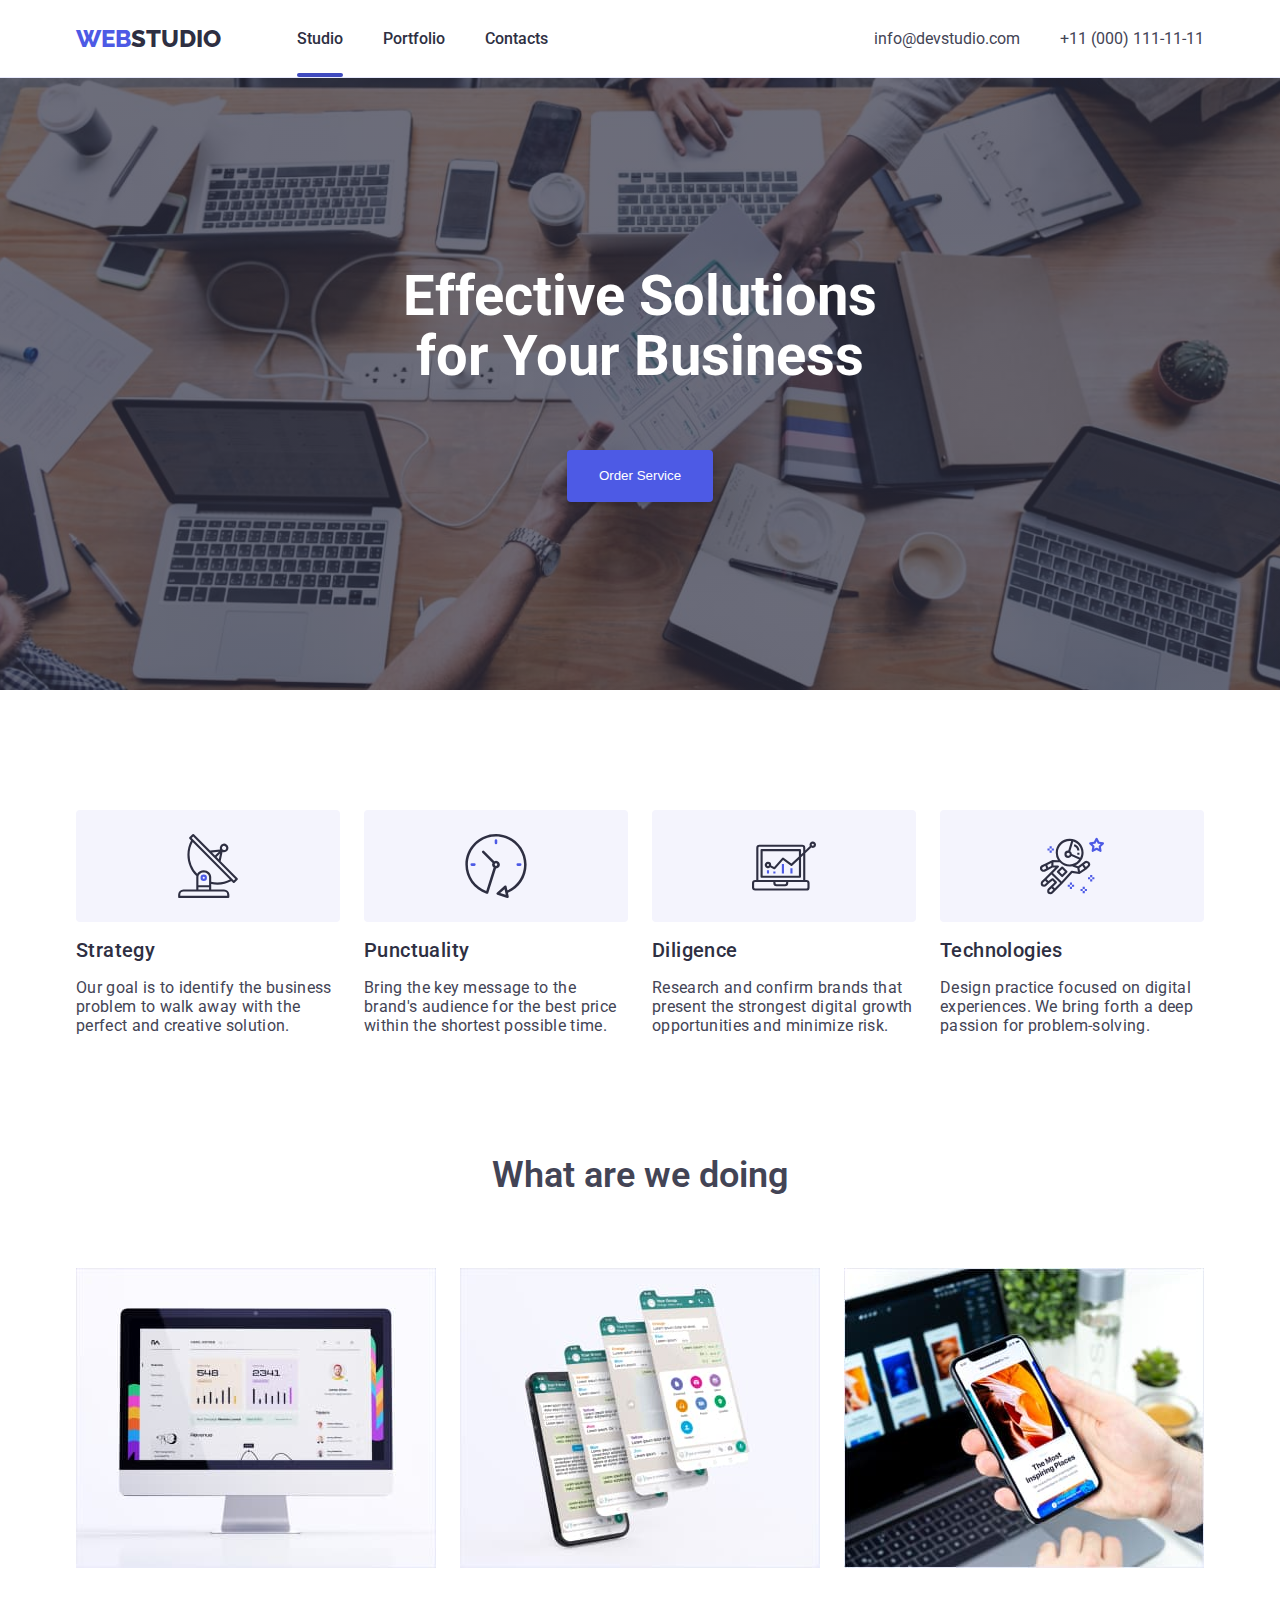
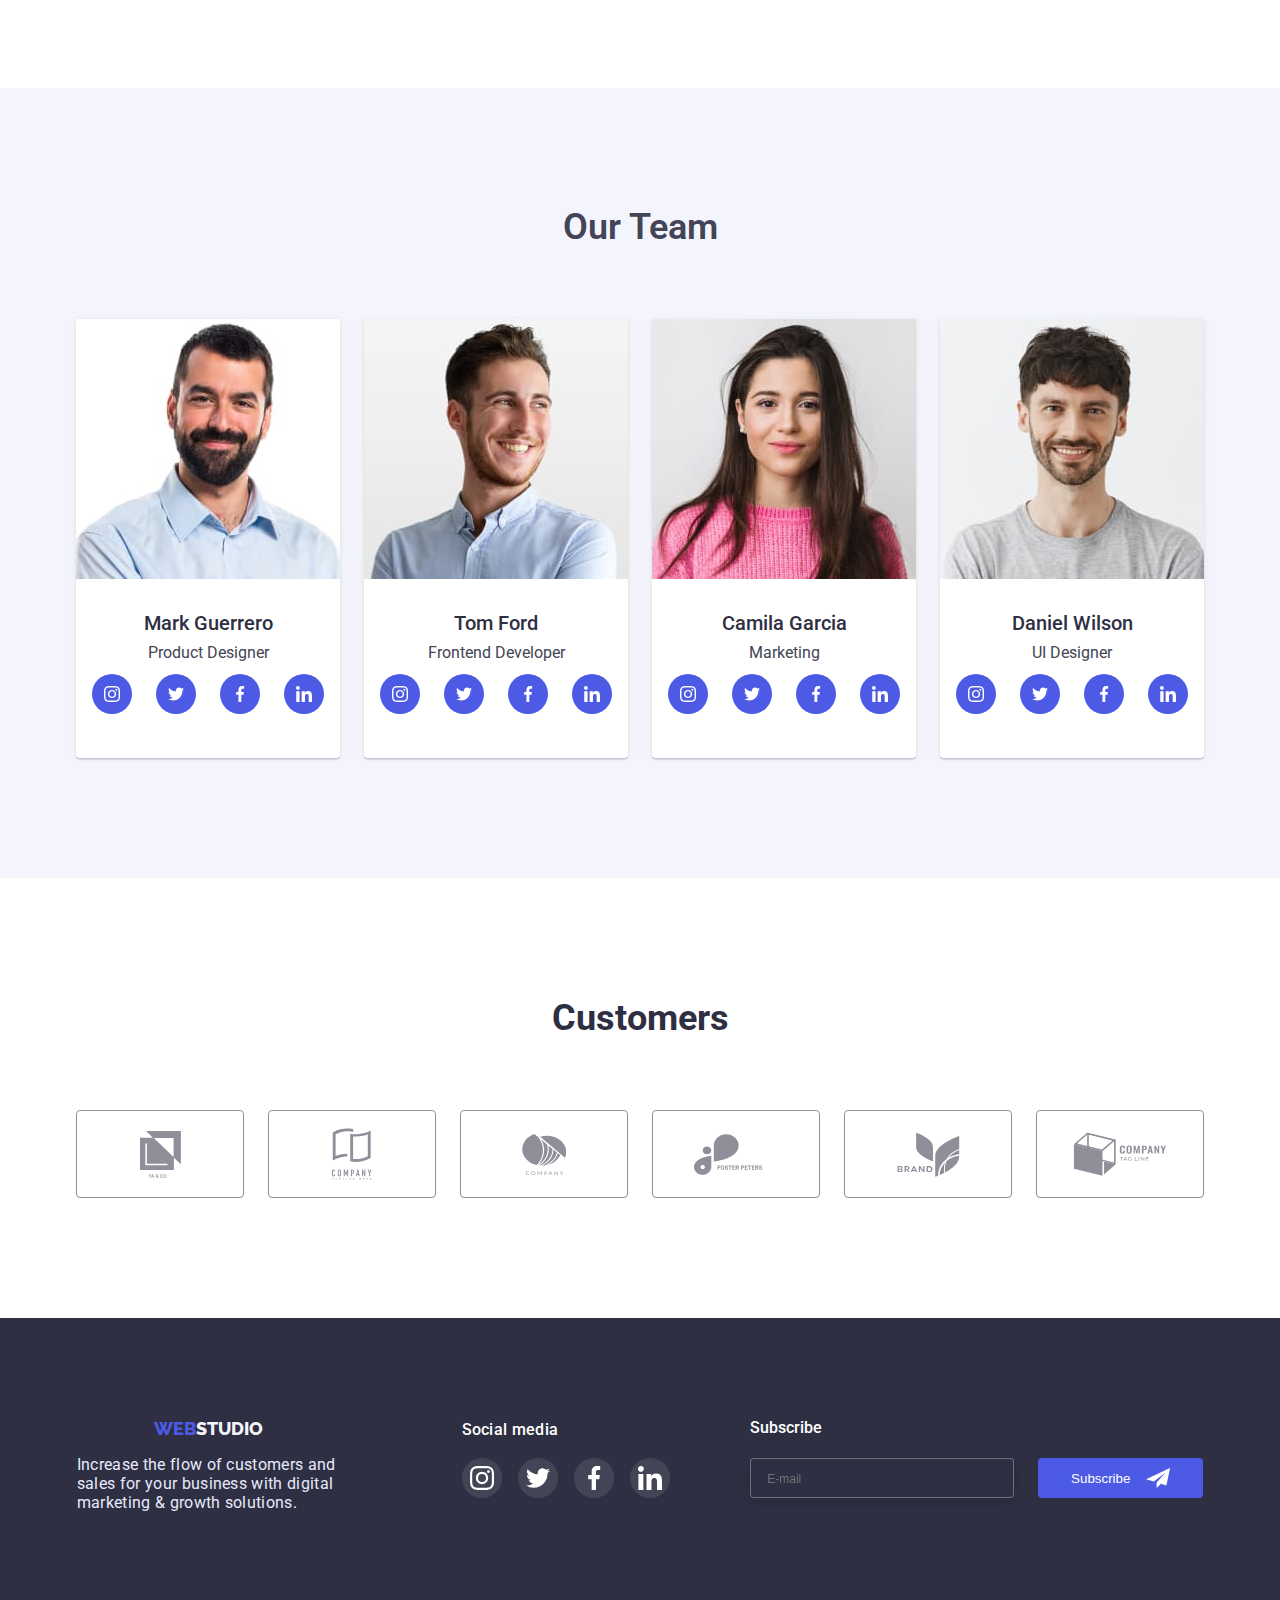
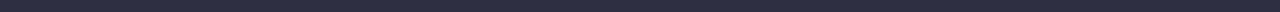
<file: index.html>
<!DOCTYPE html>
<html lang="en">
  <head>
    <meta charset="UTF-8" />
    <meta http-equiv="X-UA-Compatible" content="IE=edge" />
    <meta name="viewport" content="width=device-width, initial-scale=1.0" />
    <title>Web Studio</title>
    <link rel="preconnect" href="https://fonts.googleapis.com" />
    <link rel="preconnect" href="https://fonts.gstatic.com" crossorigin />
    <link
      href="https://fonts.googleapis.com/css2?family=Raleway:wght@800&family=Roboto:wght@400;500;700&display=swap"
      rel="stylesheet"
    />
    <link
      rel="stylesheet"
      href="https://cdnjs.cloudflare.com/ajax/libs/modern-normalize/1.1.0/modern-normalize.min.css"
      integrity="sha512-wpPYUAdjBVSE4KJnH1VR1HeZfpl1ub8YT/NKx4PuQ5NmX2tKuGu6U/JRp5y+Y8XG2tV+wKQpNHVUX03MfMFn9Q=="
      crossorigin="anonymous"
      referrerpolicy="no-referrer"
    />
    <link rel="stylesheet" href="./css/styles.css" />
    <link rel="stylesheet" href="./css/desktop.css" />
    <link rel="stylesheet" href="./css/tablet.css" />
    <link rel="stylesheet" href="./css/mobile.css" />
  </head>
  <body>
    <header>
      <div class="container">
        <nav class="header-navigation">
          <a href="./index.html" class="header-logo"><span>WEB</span>STUDIO</a>
          <ul class="header-list">
            <li class="header-item">
              <a class="header-link current" href="./index.html">Studio</a>
            </li>
            <li class="header-item">
              <a class="header-link" href="./portfolio.html">Portfolio</a>
            </li>
            <li class="header-item">
              <a class="header-link" href="">Contacts</a>
            </li>
          </ul>
        </nav>
        <div class="header-contacts">
          <ul class="header-contacts-list">
            <li class="header-mail">
              <a href="mailto:info@devstudio.com">info@devstudio.com</a>
            </li>
            <li class="header-tel">
              <a href="tel:+110001111111">+11 (000) 111-11-11</a>
            </li>
          </ul>
        </div>
        <button type="button" class="menu-btn" data-menu-open>
          <svg class="open-menu-icon" width="32px" height="22px">
            <use href="./images/icons.svg#icon-menu-btn"></use>
          </svg>
        </button>
      </div>
      <div class="mob-menu is-hidden" data-menu>
        <button type="button" class="menu-closer-btn" data-menu-close>
          <a href="">
            <svg class="closer-menu-icon" height="8px" width="8px">
              <use href="./images/icons.svg#icon-vector"></use>
            </svg>
          </a>
        </button>
        <div class="mob-menu-top">
          <nav>
            <ul class="mob-menu-list">
              <li class="mob-menu-item">
                <a class="mob-menu-link current" href="./index.html">Studio</a>
              </li>
              <li class="mob-menu-item">
                <a class="mob-menu-link" href="./portfolio.html">Portfolio</a>
              </li>
              <li class="mob-menu-item">
                <a class="mob-menu-link" href="">Contacts</a>
              </li>
            </ul>
          </nav>
        </div>
        <div class="mob-menu-bottom">
          <ul class="mob-menu-contacts">
            <li class="mob-menu-tel">
              <a href="tel:+110001111111">+11 (000) 111-11-11</a>
            </li>
            <li class="mob-menu-mail">
              <a href="mailto:info@devstudio.com">info@devstudio.com</a>
            </li>
          </ul>
          <ul class="mms-list">
            <li class="mms-item">
              <a href="" class="mms-link">
                <svg class="mms-svg" height="40px" width="40">
                  <use href="./images/icons.svg#icon-instagram"></use>
                </svg>
              </a>
            </li>
            <li class="mms-item">
              <a href="" class="mms-link">
                <svg class="mms-svg" height="40px" width="40">
                  <use href="./images/icons.svg#icon-twitter"></use>
                </svg>
              </a>
            </li>
            <li class="mms-item">
              <a href="" class="mms-link">
                <svg class="mms-svg" height="40px" width="40">
                  <use href="./images/icons.svg#icon-facebook"></use>
                </svg>
              </a>
            </li>
            <li class="mms-item">
              <a href="" class="mms-link">
                <svg class="mms-svg" height="40px" width="40">
                  <use href="./images/icons.svg#icon-linkedin"></use>
                </svg>
              </a>
            </li>
          </ul>
        </div>
      </div>
    </header>
    <main>
      <section class="hero-section">
        <div class="container">
          <h1 class="hero-header">
            Effective Solutions <br />
            for Your Business
          </h1>
          <button type="button" class="hero-btn" data-modal-open>Order Service</button>
        </div>
      </section>
      <section class="benefits-section">
        <div class="container">
          <h2 class="benefits">Our Benefits</h2>
          <ul class="benefits-list">
            <li>
              <svg class="benefits-icon">
                <use href="./images/icons.svg#icon-antenna" width="64px" height="64px"></use>
              </svg>
              <h3 class="benefits-header">Strategy</h3>
              <p class="benefits-text">
                Our goal is to identify the business problem to walk away with the perfect and
                creative solution.
              </p>
            </li>
            <li>
              <svg class="benefits-icon">
                <use href="./images/icons.svg#icon-clock" width="64px" height="64px"></use>
              </svg>
              <h3 class="benefits-header">Punctuality</h3>
              <p class="benefits-text">
                Bring the key message to the brand's audience for the best price within the shortest
                possible time.
              </p>
            </li>
            <li>
              <svg class="benefits-icon">
                <use href="./images/icons.svg#icon-diagram" width="64px" height="64px"></use>
              </svg>
              <h3 class="benefits-header">Diligence</h3>
              <p class="benefits-text">
                Research and confirm brands that present the strongest digital growth opportunities
                and minimize risk.
              </p>
            </li>
            <li>
              <svg class="benefits-icon">
                <use href="./images/icons.svg#icon-astronaut" width="64px" height="64px"></use>
              </svg>
              <h3 class="benefits-header">Technologies</h3>
              <p class="benefits-text">
                Design practice focused on digital experiences. We bring forth a deep passion for
                problem-solving.
              </p>
            </li>
          </ul>
        </div>
      </section>
      <section class="examples-section">
        <div class="container">
          <h2 class="examples">What are we doing</h2>
          <ul class="examples-img">
            <li>
              <img src="./images/1.jpg" alt="PC" width="360" height="300" class="examples-image" />
            </li>
            <li>
              <img
                src="./images/2.jpg"
                alt="Phone"
                width="360"
                height="300"
                class="examples-image"
              />
            </li>
            <li>
              <img
                src="./images/3.jpg"
                alt="Phone"
                width="360"
                height="300"
                class="examples-image"
              />
            </li>
          </ul>
        </div>
      </section>
      <section class="team-section">
        <div class="container">
          <h2 class="team">Our Team</h2>
          <ul class="team-cards">
            <li class="team-card">
              <img
                src="./images/team1.jpg"
                alt="Product Designer"
                width="264"
                height="260"
                class="team-image"
              />
              <div class="team-text-div">
                <h3 class="team-name">Mark Guerrero</h3>
                <p class="team-text">Product Designer</p>
                <ul class="team-soc-list">
                  <li class="team-soc-item">
                    <a href="" class="team-soc-link">
                      <svg class="team-soc-icon" height="16px" ;, width="16px" ;>
                        <use href="./images/icons.svg#icon-instagram"></use>
                      </svg>
                    </a>
                  </li>
                  <li class="team-soc-item">
                    <a href="" class="team-soc-link"
                      ><svg class="team-soc-icon" height="16px" ;, width="16px" ;>
                        <use href="./images/icons.svg#icon-twitter"></use></svg
                    ></a>
                  </li>
                  <li class="team-soc-item">
                    <a href="" class="team-soc-link"
                      ><svg class="team-soc-icon" height="16px" ;, width="16px" ;>
                        <use href="./images/icons.svg#icon-facebook"></use></svg
                    ></a>
                  </li>
                  <li class="team-soc-item">
                    <a href="" class="team-soc-link"
                      ><svg class="team-soc-icon" height="16px" ;, width="16px" ;>
                        <use href="./images/icons.svg#icon-linkedin"></use></svg
                    ></a>
                  </li>
                </ul>
              </div>
            </li>
            <li class="team-card">
              <img
                src="./images/team2.jpg"
                alt="Frontend Developer"
                width="264"
                height="260"
                class="team-image"
              />
              <div class="team-text-div">
                <h3 class="team-name">Tom Ford</h3>
                <p class="team-text">Frontend Developer</p>
                <ul class="team-soc-list">
                  <li class="team-soc-item">
                    <a href="" class="team-soc-link">
                      <svg class="team-soc-icon" height="16px" ;, width="16px" ;>
                        <use href="./images/icons.svg#icon-instagram"></use>
                      </svg>
                    </a>
                  </li>
                  <li class="team-soc-item">
                    <a href="" class="team-soc-link"
                      ><svg class="team-soc-icon" height="16px" ;, width="16px" ;>
                        <use href="./images/icons.svg#icon-twitter"></use></svg
                    ></a>
                  </li>
                  <li class="team-soc-item">
                    <a href="" class="team-soc-link"
                      ><svg class="team-soc-icon" height="16px" ;, width="16px" ;>
                        <use href="./images/icons.svg#icon-facebook"></use></svg
                    ></a>
                  </li>
                  <li class="team-soc-item">
                    <a href="" class="team-soc-link"
                      ><svg class="team-soc-icon" height="16px" ;, width="16px" ;>
                        <use href="./images/icons.svg#icon-linkedin"></use></svg
                    ></a>
                  </li>
                </ul>
              </div>
            </li>
            <li class="team-card">
              <img
                src="./images/team3.jpg"
                alt="Marketing"
                width="264"
                height="260"
                class="team-image"
              />
              <div class="team-text-div">
                <h3 class="team-name">Camila Garcia</h3>
                <p class="team-text">Marketing</p>
                <ul class="team-soc-list">
                  <li class="team-soc-item">
                    <a href="" class="team-soc-link">
                      <svg class="team-soc-icon" height="16px" ;, width="16px" ;>
                        <use href="./images/icons.svg#icon-instagram"></use>
                      </svg>
                    </a>
                  </li>
                  <li class="team-soc-item">
                    <a href="" class="team-soc-link"
                      ><svg class="team-soc-icon" height="16px" ;, width="16px" ;>
                        <use href="./images/icons.svg#icon-twitter"></use></svg
                    ></a>
                  </li>
                  <li class="team-soc-item">
                    <a href="" class="team-soc-link"
                      ><svg class="team-soc-icon" height="16px" ;, width="16px" ;>
                        <use href="./images/icons.svg#icon-facebook"></use></svg
                    ></a>
                  </li>
                  <li class="team-soc-item">
                    <a href="" class="team-soc-link"
                      ><svg class="team-soc-icon" height="16px" ;, width="16px" ;>
                        <use href="./images/icons.svg#icon-linkedin"></use></svg
                    ></a>
                  </li>
                </ul>
              </div>
            </li>
            <li class="team-card">
              <img src="./images/team4.jpg" alt="UI Designer" width="264" height="260" />
              <div class="team-text-div">
                <h3 class="team-name">Daniel Wilson</h3>
                <p class="team-text">UI Designer</p>
                <ul class="team-soc-list">
                  <li class="team-soc-item">
                    <a href="" class="team-soc-link">
                      <svg class="team-soc-icon" height="16px" ;, width="16px" ;>
                        <use href="./images/icons.svg#icon-instagram"></use>
                      </svg>
                    </a>
                  </li>
                  <li class="team-soc-item">
                    <a href="" class="team-soc-link"
                      ><svg class="team-soc-icon" height="16px" ;, width="16px" ;>
                        <use href="./images/icons.svg#icon-twitter"></use></svg
                    ></a>
                  </li>
                  <li class="team-soc-item">
                    <a href="" class="team-soc-link"
                      ><svg class="team-soc-icon" height="16px" ;, width="16px" ;>
                        <use href="./images/icons.svg#icon-facebook"></use></svg
                    ></a>
                  </li>
                  <li class="team-soc-item">
                    <a href="" class="team-soc-link"
                      ><svg class="team-soc-icon" height="16px" ;, width="16px" ;>
                        <use href="./images/icons.svg#icon-linkedin"></use></svg
                    ></a>
                  </li>
                </ul>
              </div>
            </li>
          </ul>
        </div>
      </section>
      <section class="customers-section">
        <div class="container">
          <h2 class="customers">Customers</h2>
          <ul class="customers-list">
            <li class="customers-item">
              <a href="" class="customers-link">
                <svg class="customers-icon" height="47px" width="41px">
                  <use href="./images/icons.svg#icon-group-1"></use>
                </svg>
              </a>
            </li>
            <li class="customers-item">
              <a href="" class="customers-link">
                <svg class="customers-icon" height="52px" width="40px">
                  <use href="./images/icons.svg#icon-group-2"></use>
                </svg>
              </a>
            </li>
            <li class="customers-item">
              <a href="" class="customers-link">
                <svg class="customers-icon" height="41px" width="44px">
                  <use href="./images/icons.svg#icon-group-3"></use>
                </svg>
              </a>
            </li>
            <li class="customers-item">
              <a href="" class="customers-link">
                <svg class="customers-icon" height="41px" width="84px">
                  <use href="./images/icons.svg#icon-group-4"></use>
                </svg>
              </a>
            </li>
            <li class="customers-item">
              <a href="" class="customers-link">
                <svg class="customers-icon" height="45px" width="63px">
                  <use href="./images/icons.svg#icon-group-5"></use>
                </svg>
              </a>
            </li>
            <li class="customers-item">
              <a href="" class="customers-link">
                <svg class="customers-icon" height="44px" width="94px">
                  <use href="./images/icons.svg#icon-group-6"></use>
                </svg>
              </a>
            </li>
          </ul>
        </div>
      </section>
    </main>
    <footer>
      <div class="container">
        <div class="footer-info">
          <a class="footer-logo" href="./index.html"><span>Web</span>Studio</a>
          <p class="footer-text">
            Increase the flow of customers and sales for your business with digital marketing &
            growth solutions.
          </p>
        </div>
        <div class="social">
          <p class="social-text">Social media</p>
          <ul class="social-list">
            <li class="social-item">
              <a href="" class="social-link">
                <svg class="social-svg" height="40px" width="40">
                  <use href="./images/icons.svg#icon-instagram"></use>
                </svg>
              </a>
            </li>
            <li class="social-item">
              <a href="" class="social-link">
                <svg class="social-svg" height="40px" width="40">
                  <use href="./images/icons.svg#icon-twitter"></use>
                </svg>
              </a>
            </li>
            <li class="social-item">
              <a href="" class="social-link">
                <svg class="social-svg" height="40px" width="40">
                  <use href="./images/icons.svg#icon-facebook"></use>
                </svg>
              </a>
            </li>
            <li class="social-item">
              <a href="" class="social-link">
                <svg class="social-svg" height="40px" width="40">
                  <use href="./images/icons.svg#icon-linkedin"></use>
                </svg>
              </a>
            </li>
          </ul>
        </div>
        <div class="subscribe">
          <p class="subscribe-text">Subscribe</p>
          <div class="subscribe-div">
            <form class="subscribe-form">
              <input type="email" name="email" id="" class="subscribe-input" placeholder="E-mail" />
              <button type="submit" class="subscribe-btn">
                Subscribe
                <svg class="subscribe-svg" width="24px" height="20px">
                  <use href="./images/icons.svg#icon-send"></use>
                </svg>
              </button>
            </form>
          </div>
        </div>
      </div>
    </footer>
    <div class="backdrop is-hidden" data-modal>
      <div class="modal">
        <button type="button" class="modal-closer" data-modal-close>
          <svg class="modal-svg" height="8px" width="8px">
            <use href="./images/icons.svg#icon-vector"></use>
          </svg>
        </button>
        <p class="modal-text">Leave your contacts and we will call you back</p>
        <form class="contact-form">
          <div class="modal-field">
            <span class="input-text">Name</span>
            <input type="text" name="user-name" autofocus class="contact-form-input" required />
            <svg width="12px" height="12px" class="contact-svg">
              <use href="./images/icons.svg#icon-name"></use>
            </svg>
          </div>
          <div class="modal-field">
            <span class="input-text">Phone</span>
            <input type="tel" name="user-tel" class="contact-form-input" required />
            <svg width="12px" height="12px" class="contact-svg">
              <use href="./images/icons.svg#icon-phone"></use>
            </svg>
          </div>
          <div class="modal-field">
            <span class="input-text">Email</span>
            <input type="email" name="user-email" class="contact-form-input" required />
            <svg width="12px" height="12px" class="contact-svg">
              <use href="./images/icons.svg#icon-email"></use>
            </svg>
          </div>
          <div class="modal-field">
            <span class="input-text">Comment</span>
            <textarea
              name="textarea"
              id=""
              placeholder="Text input"
              rows="5"
              class="contact-textarea"
            ></textarea>
          </div>
          <div class="checkbox-parameters">
            <input type="checkbox" name="checkbox" id="agree" class="contact-checkbox" />
            <p class="checkbox-text">
              I accept the terms and conditions of the
              <a href="" class="pp-link"><u>Privacy Policy</u></a>
            </p>
          </div>
          <button type="submit" class="contact-btn">Send</button>
        </form>
      </div>
    </div>
    <script src="./js/modal.js"></script>
    <script src="./js/menu.js"></script>
  </body>
</html>
</file>
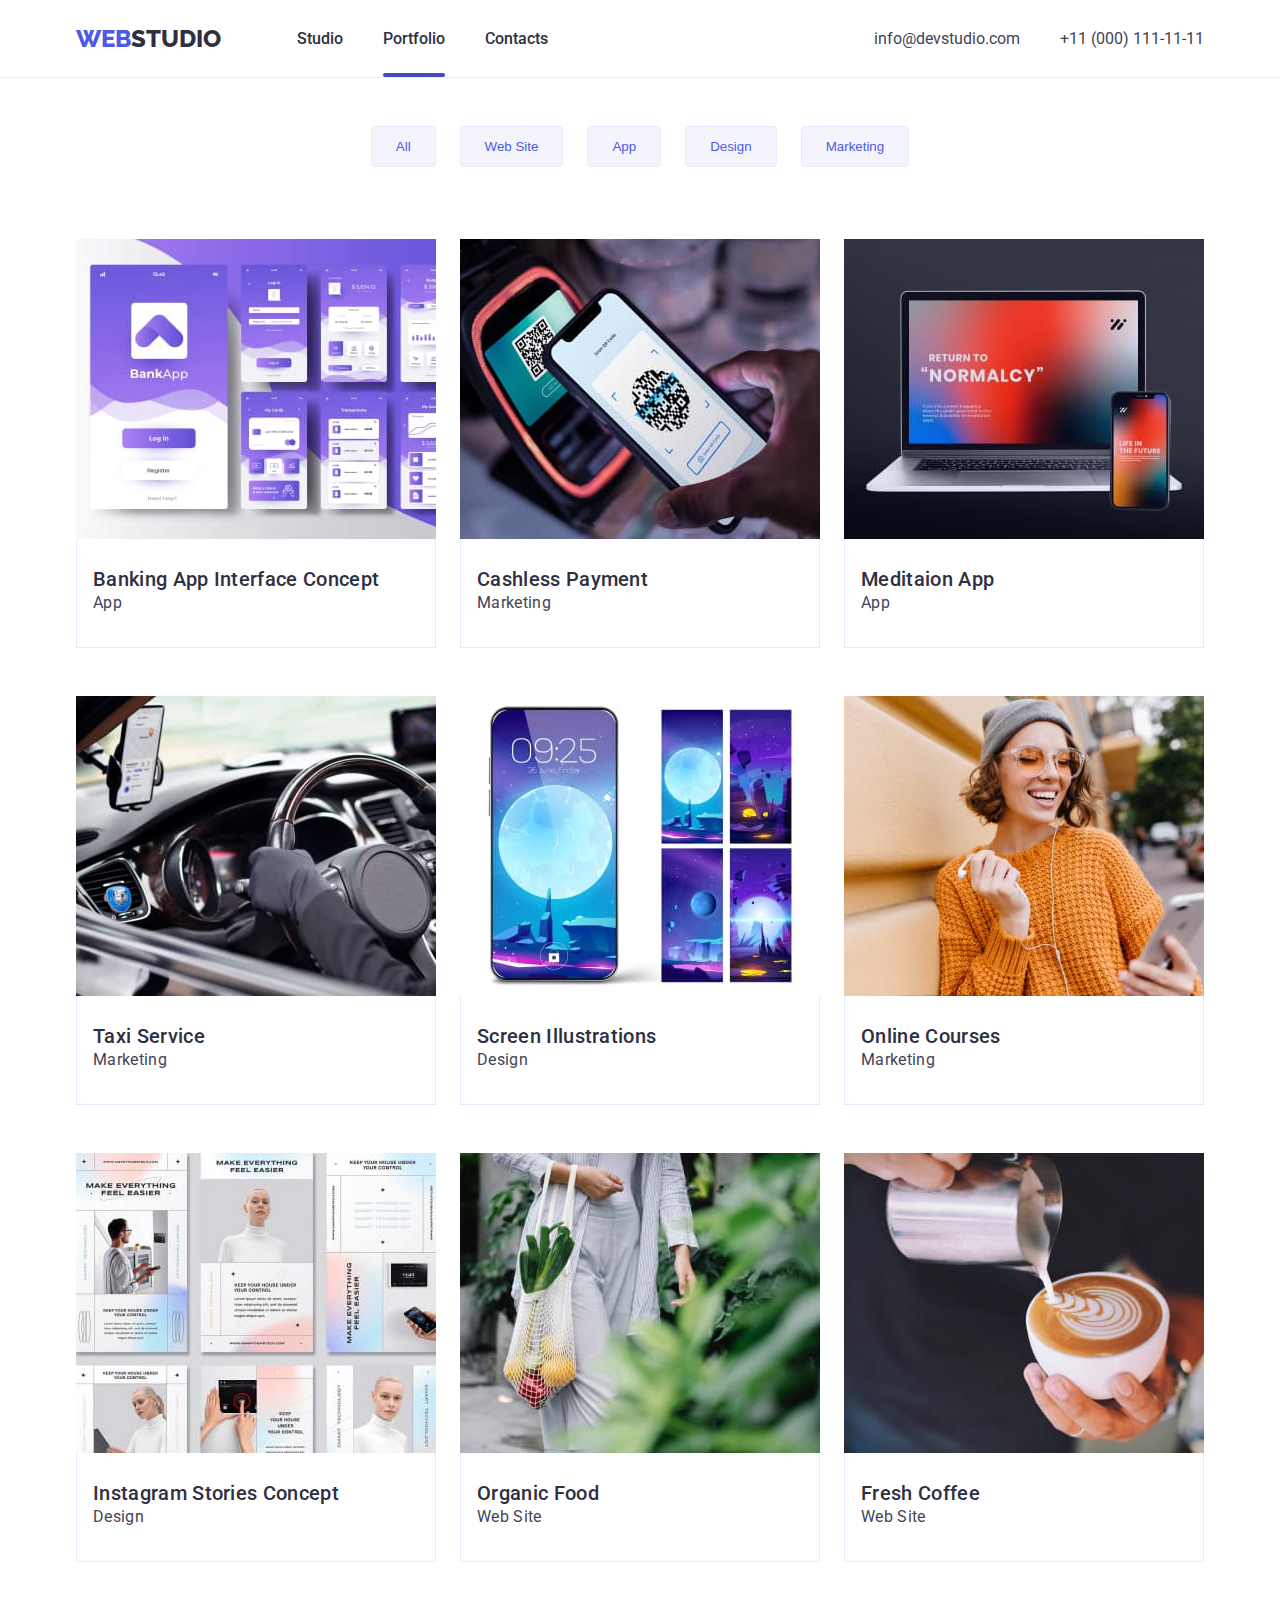
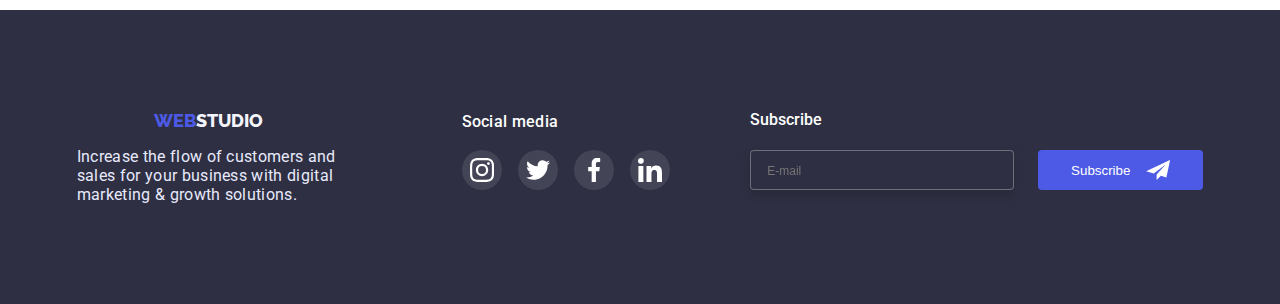
<file: portfolio.html>
<!DOCTYPE html>
<html lang="en">
  <head>
    <meta charset="UTF-8" />
    <meta http-equiv="X-UA-Compatible" content="IE=edge" />
    <meta name="viewport" content="width=device-width, initial-scale=1.0" />
    <title>Portfolio</title>
    <link rel="preconnect" href="https://fonts.googleapis.com" />
    <link rel="preconnect" href="https://fonts.gstatic.com" crossorigin />
    <link
      href="https://fonts.googleapis.com/css2?family=Raleway:wght@800&family=Roboto:wght@400;500;700&display=swap"
      rel="stylesheet"
    />
    <link
      rel="stylesheet"
      href="https://cdnjs.cloudflare.com/ajax/libs/modern-normalize/1.1.0/modern-normalize.min.css"
      integrity="sha512-wpPYUAdjBVSE4KJnH1VR1HeZfpl1ub8YT/NKx4PuQ5NmX2tKuGu6U/JRp5y+Y8XG2tV+wKQpNHVUX03MfMFn9Q=="
      crossorigin="anonymous"
      referrerpolicy="no-referrer"
    />
    <link rel="stylesheet" href="./css/styles.css" />
    <link rel="stylesheet" href="./css/desktop.css" />
    <link rel="stylesheet" href="./css/tablet.css" />
    <link rel="stylesheet" href="./css/mobile.css" />
  </head>
  <body>
    <header>
      <div class="container">
        <nav class="header-navigation">
          <a href="./index.html" class="header-logo"><span>WEB</span>STUDIO</a>
          <ul class="header-list">
            <li class="header-item">
              <a class="header-link" href="./index.html">Studio</a>
            </li>
            <li class="header-item">
              <a class="header-link current" href="./portfolio.html"
                >Portfolio</a
              >
            </li>
            <li class="header-item">
              <a class="header-link" href="">Contacts</a>
            </li>
          </ul>
        </nav>
        <div class="header-contacts">
          <ul class="header-contacts-list">
            <li class="header-mail">
              <a href="mailto:info@devstudio.com">info@devstudio.com</a>
            </li>
            <li class="header-tel">
              <a href="tel:+110001111111">+11 (000) 111-11-11</a>
            </li>
          </ul>
        </div>
        <button type="button" class="menu-btn" data-menu-open>
          <svg class="open-menu-icon" width="32px" height="22px">
            <use href="./images/icons.svg#icon-menu-btn"></use>
          </svg>
      </button>
    </div>
    <div class="mob-menu is-hidden" data-menu>
      <button type="button" class="menu-closer-btn" data-menu-close>
        <a href="">
          <svg class="closer-menu-icon" height="8px" width="8px">
            <use href="./images/icons.svg#icon-vector"></use>
          </svg>
        </a>
      </button>
      <div class="mob-menu-top">
        <nav>
          <ul class="mob-menu-list">
            <li class="mob-menu-item">
              <a class="mob-menu-link current" href="./index.html">Studio</a>
            </li>
            <li class="mob-menu-item">
              <a class="mob-menu-link" href="./portfolio.html">Portfolio</a>
            </li>
            <li class="mob-menu-item">
              <a class="mob-menu-link" href="">Contacts</a>
            </li>
          </ul>
        </div>
      </nav>
      <div class="mob-menu-bottom">
        <ul class="mob-menu-contacts">
          <li class="mob-menu-tel">
            <a href="tel:+110001111111">+11 (000) 111-11-11</a>
          </li>
          <li class="mob-menu-mail">
            <a href="mailto:info@devstudio.com">info@devstudio.com</a>
          </li>
        </ul>
        <ul class="mms-list">
          <li class="mms-item">
            <a href="" class="mms-link">
              <svg class="mms-svg" height="40px" width="40">
                <use href="./images/icons.svg#icon-instagram"></use>
              </svg>
            </a>
          </li>
          <li class="mms-item">
            <a href="" class="mms-link">
              <svg class="mms-svg" height="40px" width="40">
                <use href="./images/icons.svg#icon-twitter"></use>
              </svg>
            </a>
          </li>
          <li class="mms-item">
            <a href="" class="mms-link">
              <svg class="mms-svg" height="40px" width="40">
                <use href="./images/icons.svg#icon-facebook"></use>
              </svg>
            </a>
          </li>
          <li class="mms-item">
            <a href="" class="mms-link">
              <svg class="mms-svg" height="40px" width="40">
                <use href="./images/icons.svg#icon-linkedin"></use>
              </svg>
            </a>
          </li>
        </ul>
      </div>
    </div>
    </header>
    <main>
      <section class="portgolio-section">
        <h1 class="filters">Filters</h1>
        <ul class="buttons-list">
          <li><button type="button" class="filter-btn">All</button></li>
          <li><button type="button" class="filter-btn">Web Site</button></li>
          <li><button type="button" class="filter-btn">App</button></li>
          <li><button type="button" class="filter-btn">Design</button></li>
          <li><button type="button" class="filter-btn">Marketing</button></li>
        </ul>
        <ul class="portfolio-list">
          <li class="portfolio-card">
            <a href="">
              <div class="card-top-wrap">
                <img
                  src="./images/portfolio1.jpg"
                  alt="app"
                  width="360"
                  height="300"
                  class="portfolio-img"
                />
                <p class="card-hidden-text">
                  14 Stylish and User-Friendly App Design Concepts · Task
                  Manager App · Calorie Tracker App · Exotic Fruit Ecommerce App
                  · Cloud Storage App
                </p>
              </div>
              <div class="card-undertext">
                <h3 class="card-header">Banking App Interface Concept</h3>
                <p class="card-text">App</p>
              </div>
            </a>
          </li>
          <li class="portfolio-card">
            <a href="">
              <div class="card-top-wrap">
                <img
                  src="./images/portfolio2.jpg"
                  alt="marketing"
                  width="360"
                  height="300"
                  class="card-img"
                />
                <p class="card-hidden-text">
                  14 Stylish and User-Friendly App Design Concepts · Task
                  Manager App · Calorie Tracker App · Exotic Fruit Ecommerce App
                  · Cloud Storage App
                </p>
              </div>
              <div class="card-undertext">
                <h3 class="card-header">Cashless Payment</h3>
                <p class="card-text">Marketing</p>
              </div>
            </a>
          </li>
          <li class="portfolio-card">
            <a href="">
              <div class="card-top-wrap">
                <img
                  src="./images/portfolio3.jpg"
                  alt="app"
                  width="360"
                  height="300"
                />
                <p class="card-hidden-text">
                  14 Stylish and User-Friendly App Design Concepts · Task
                  Manager App · Calorie Tracker App · Exotic Fruit Ecommerce App
                  · Cloud Storage App
                </p>
              </div>
              <div class="card-undertext">
                <h3 class="card-header">Meditaion App</h3>
                <p class="card-text">App</p>
              </div>
            </a>
          </li>
          <li class="portfolio-card">
            <a href="">
              <div class="card-top-wrap">
                <img
                  src="./images/portfolio4.jpg"
                  alt="marketing"
                  width="360"
                  height="300"
                />
                <p class="card-hidden-text">
                  14 Stylish and User-Friendly App Design Concepts · Task
                  Manager App · Calorie Tracker App · Exotic Fruit Ecommerce App
                  · Cloud Storage App
                </p>
              </div>
              <div class="card-undertext">
                <h3 class="card-header">Taxi Service</h3>
                <p class="card-text">Marketing</p>
              </div>
            </a>
          </li>
          <li class="portfolio-card">
            <a href="">
              <div class="card-top-wrap">
                <img
                  src="./images/portfolio5.jpg"
                  alt="design"
                  width="360"
                  height="300"
                />
                <p class="card-hidden-text">
                  14 Stylish and User-Friendly App Design Concepts · Task
                  Manager App · Calorie Tracker App · Exotic Fruit Ecommerce App
                  · Cloud Storage App
                </p>
              </div>
              <div class="card-undertext">
                <h3 class="card-header">Screen Illustrations</h3>
                <p class="card-text">Design</p>
              </div>
            </a>
          </li>
          <li class="portfolio-card">
            <a href="">
              <div class="card-top-wrap">
                <img
                  src="./images/portfolio6.jpg"
                  alt="marketing"
                  width="360"
                  height="300"
                />
                <p class="card-hidden-text">
                  14 Stylish and User-Friendly App Design Concepts · Task
                  Manager App · Calorie Tracker App · Exotic Fruit Ecommerce App
                  · Cloud Storage App
                </p>
              </div>
              <div class="card-undertext">
                <h3 class="card-header">Online Courses</h3>
                <p class="card-text">Marketing</p>
              </div>
            </a>
          </li>
          <li class="portfolio-card">
            <a href="">
              <div class="card-top-wrap">
                <img
                  src="./images/portfolio7.jpg"
                  alt="design"
                  width="360"
                  height="300"
                />
                <p class="card-hidden-text">
                  14 Stylish and User-Friendly App Design Concepts · Task
                  Manager App · Calorie Tracker App · Exotic Fruit Ecommerce App
                  · Cloud Storage App
                </p>
              </div>
              <div class="card-undertext">
                <h3 class="card-header">Instagram Stories Concept</h3>
                <p class="card-text">Design</p>
              </div>
            </a>
          </li>
          <li class="portfolio-card">
            <a href="">
              <div class="card-top-wrap">
                <img
                  src="./images/portfolio8.jpg"
                  alt="web-site"
                  width="360"
                  height="300"
                />
                <p class="card-hidden-text">
                  14 Stylish and User-Friendly App Design Concepts · Task
                  Manager App · Calorie Tracker App · Exotic Fruit Ecommerce App
                  · Cloud Storage App
                </p>
              </div>
              <div class="card-undertext">
                <h3 class="card-header">Organic Food</h3>
                <p class="card-text">Web Site</p>
              </div>
            </a>
          </li>
          <li class="portfolio-card">
            <a href="">
              <div class="card-top-wrap">
                <img
                  src="./images/portfolio9.jpg"
                  alt="web-site"
                  width="360"
                  height="300"
                />
                <p class="card-hidden-text">
                  14 Stylish and User-Friendly App Design Concepts · Task
                  Manager App · Calorie Tracker App · Exotic Fruit Ecommerce App
                  · Cloud Storage App
                </p>
              </div>
              <div class="card-undertext">
                <h3 class="card-header">Fresh Coffee</h3>
                <p class="card-text">Web Site</p>
              </div>
            </a>
          </li>
        </ul>
      </section>
    </main>
    <footer>
      <div class="container">
        <div class="footer-info">
          <a class="footer-logo" href="./index.html"><span>Web</span>Studio</a>
          <p class="footer-text">
            Increase the flow of customers and sales for your business with
            digital marketing & growth solutions.
          </p>
        </div>
        <div class="social">
          <p class="social-text">Social media</p>
          <ul class="social-list">
            <li class="social-item">
              <a href="" class="social-link">
                <svg class="social-svg" height="40px" width="40">
                  <use href="./images/icons.svg#icon-instagram"></use>
                </svg>
              </a>
            </li>
            <li class="social-item">
              <a href="" class="social-link">
                <svg class="social-svg" height="40px" width="40">
                  <use href="./images/icons.svg#icon-twitter"></use>
                </svg>
              </a>
            </li>
            <li class="social-item">
              <a href="" class="social-link">
                <svg class="social-svg" height="40px" width="40">
                  <use href="./images/icons.svg#icon-facebook"></use>
                </svg>
              </a>
            </li>
            <li class="social-item">
              <a href="" class="social-link">
                <svg class="social-svg" height="40px" width="40">
                  <use href="./images/icons.svg#icon-linkedin"></use>
                </svg>
              </a>
            </li>
          </ul>
        </div>
        <div class="subscribe">
          <p class="subscribe-text">Subscribe</p>
          <div class="subscribe-div">
            <form class="subscribe-form">
              <input
                type="email"
                name="email"
                id=""
                class="subscribe-input"
                placeholder="E-mail"
              />
              <button type="submit" class="subscribe-btn">
                Subscribe
                <svg class="subscribe-svg" width="24px" height="20px">
                  <use href="./images/icons.svg#icon-send"></use>
                </svg>
              </button>
            </form>
          </div>
        </div>
      </div>
    </footer>
    <script src="./js/menu.js"></script>
  </body>
</html>
</file>
<file: css/styles.css>
:root {
  --iris: #4d5ae5;
  --ocean: #404bbf;
  --navy-blue: #2e2f42;
  --slate: #434455;
  --light-slate: #8e8f99;
  --cornflower: #e7e9fc;
  --cloud: #f4f4fd;
  --white: #ffffff;
  --green: #31d0aa;
  --tra: 250ms linear;
}

* {
  margin: 0;
  padding: 0;
  box-sizing: border-box;
  list-style: none;
}

a {
  text-decoration: none;
}

img {
  display: block;
  min-width: 100%;
  height: auto;
}

body {
  font-family: "Roboto", sans-serif;
  font-size: 16px;
  background-color: var(--white);
  color: var(--slate);
}

button {
  cursor: pointer;
}

section {
  padding: 96px 0;
}

.container {
  /* width: 1158px; */
  margin: 0 auto;
  padding: 0 15px;
}

/* ----------HEADER---------- */

header {
  border-bottom: 1px solid var(--cornflower);
}

header .container {
  display: flex;
  justify-content: space-between;
  align-items: center;
}

.header-logo {
  padding: 24px 0;
  margin-right: 76px;
  font-family: "Raleway", sans-serif;
  font-weight: 800;
  font-size: 24px;
  color: var(--navy-blue);
}

.header-logo span {
  color: var(--iris);
}

.header-navigation {
  display: flex;
  align-items: center;
}

.header-list {
  display: none;
  gap: 40px;
}

.header-contacts {
  display: none;
}

.header-link {
  font-weight: 500;
  color: var(--navy-blue);
  padding: 29px 0;
  transition: color var(--tra);
  position: relative;
}

.header-link.current::after {
  content: "";
  position: absolute;
  width: 100%;
  height: 4px;
  border-radius: 2px;
  left: 0;
  bottom: 0;
  background-color: var(--ocean);
}

.header-link:hover,
.header-link:focus {
  color: var(--ocean);
}

.header-mail a,
.header-tel a {
  color: var(--slate);
}

.menu-btn {
  width: 32px;
  height: 22px;
  padding: 0;
  background-color: transparent;
  border: none;
}

.open-menu-icon {
  stroke: var(--navy-blue);
}

/* ----------MOBILE-MENU---------- */

.mob-menu {
  display: flex;
  flex-direction: column;
  justify-content: space-between;
  overflow: auto;
  position: fixed;
  top: 0;
  z-index: 1;
  width: 100vw;
  height: 100vh;
  background-color: #fff;
}

.menu-closer-btn {
  position: absolute;
  top: 24px;
  right: 24px;
  width: 24px;
  height: 24px;
  padding-bottom: 1.5px;
  border-radius: 50%;
  border: 1px solid rgba(0, 0, 0, 0.1);
  background-color: var(--cornflower);
}

.mob-menu-list {
  margin-top: 80px;
  margin-left: 40px;
  text-align: left;
}

.mob-menu-item {
  font-weight: 700;
  font-size: 36px;
  line-height: 40px;
  letter-spacing: 0.02em;
  margin-bottom: 40px;
}

.mob-menu-link {
  color: var(--navy-blue);
}

.mob-menu-contacts {
  margin-left: 40px;
}

.mob-menu-tel {
  font-weight: 600;
  font-size: 24px;
  line-height: 40px;
  margin-bottom: 40px;
}

.mob-menu-mail {
  font-weight: 500;
  font-size: 20px;
  line-height: 24px;
  letter-spacing: 0.02em;
  color: var(--slate);
}

.mms-list {
  margin: 48px 40px 40px 40px;
  display: flex;
  justify-content: center;
  align-items: center;
  justify-content: space-between;
}

.mms-item {
  width: 40px;
  height: 40px;
  background-color: var(--iris);
  border-radius: 50%;
  padding: 8px;
}

.mms-link {
  fill: var(--white);
}

.mms-svg {
  width: 100%;
  height: 100%;
}

/* ----------HERO---------- */

.hero-section {
  margin: 0 auto;
  width: 100%;
  padding: 112px 0;
  background-color: var(--navy-blue);
  background-image: linear-gradient(
      rgba(46, 47, 66, 0.7),
      rgba(46, 47, 66, 0.7)
    ),
    url(../images/people-office.jpg);
  background-repeat: no-repeat;
  background-position: center;
  background-size: cover;
}

.hero-header {
  color: var(--white);
  font-weight: 700;
  font-size: 30px;
  line-height: 30px;
  text-align: center;
}

.container,
.hero-btn {
  text-align: center;
}

.hero-btn {
  margin-top: 72px;
  padding: 16px 32px;
  border: none;
  border-radius: 4px;
  box-shadow: 0px 4px 4px rgba(0, 0, 0, 0.15);
  color: var(--white);
  background-color: var(--iris);
  font-weight: 500;
  line-height: 1.5;
  transition: background-color var(--tra);
}

.hero-btn:hover,
.hero-btn:focus {
  background-color: var(--ocean);
}

.header-mail,
.header-tel {
  color: var(--slate);
  transition: color var(--tra);
}

.header-mail:hover,
.header-tel:hover,
.header-mail:focus,
.header-tel:focus {
  color: var(--ocean);
}

/* ----------BENEFITS---------- */

.benefits,
.filters {
  display: none;
}

.benefits-list {
  display: flex;
  justify-content: center;
  flex-wrap: wrap;
  row-gap: 72px;
}

.benefits-icon {
  display: none;
  background-color: var(--cloud);
  width: 264px;
  height: 112px;
  padding: 24px 100px;
  padding-bottom: 8px;
  border-radius: 4px;
  margin-bottom: 8px;
}

.benefits-header {
  text-align: center;
  font-weight: 700;
  font-size: 36px;
  line-height: 40px;
  letter-spacing: 0.02em;
  color: var(--navy-blue);
}

.benefits-text {
  text-align: left;
  margin-top: 8px;
  letter-spacing: 0.02em;
  line-height: 1.2;
}

/* ----------EXAMPLES---------- */

.examples-section {
  display: none;
}

.examples-img,
.team-cards {
  display: flex;
}

.examples-img {
  justify-content: center;
  gap: 24px;
  margin-top: 72px;
}

.examples,
.team {
  font-weight: 600;
  font-size: 36px;
  line-height: 1.11;
  text-align: center;
}

/* ----------TEAM---------- */

.team-section {
  background-color: var(--cloud);
}

.team {
  padding-bottom: 72px;
}

.team-card {
  box-shadow: 0px 1px 6px rgba(46, 47, 66, 0.08),
    0px 1px 1px rgba(46, 47, 66, 0.16), 0px 2px 1px rgba(46, 47, 66, 0.08);
  border-radius: 0px 0px 4px 4px;
  transition: 0.3s;
  background-color: var(--white);
}

.team-cards {
  display: flex;
  flex-wrap: wrap;
  justify-content: center;
  gap: 72px;
}

.team-name {
  font-weight: 500;
  font-size: 20px;
  text-align: center;
  color: var(--navy-blue);
}

.team-text {
  text-align: center;
  margin-top: 8px;
}

.team-text-div {
  padding: 32px 0;
}

.team-soc-list {
  display: flex;
  padding: 12px 16px;
  gap: 24px;
}

.team-soc-item {
  width: 40px;
  height: 40px;
}

.team-soc-link {
  width: 100%;
  height: 100%;
  background-color: var(--iris);
  border-radius: 50%;
  display: flex;
  align-items: center;
  justify-content: center;
  fill: var(--white);
  transition: background-color var(--tra);
}

.team-soc-link:hover,
.team-soc-link:focus {
  background-color: var(--ocean);
}

/* --------CUSTOMERS--------- */

.customers {
  padding-bottom: 72px;
  font-weight: 700;
  font-size: 36px;
  line-height: 40px;
  color: var(--navy-blue);
}

.customers-list {
  display: flex;
  flex-wrap: wrap;
  gap: 16px;
  justify-content: center;
}

.customers-item {
  width: 100%;
}

.customers-link {
  border: 1px solid var(--light-slate);
  border-radius: 4px;
  display: flex;
  align-items: center;
  justify-content: center;
  padding: 15px 31px;
  fill: var(--light-slate);
  transition: border-color var(--tra), fill var(--tra);
}

.customers-link:hover,
.customers-link:focus {
  fill: var(--ocean);
  border-color: var(--ocean);
}

/* ----------FOOTER---------- */

footer {
  background-color: var(--navy-blue);
  padding: 100px 0;
}

footer .container {
  display: flex;
  flex-direction: column;
  row-gap: 72px;
}

.footer-info {
  margin: 0 auto;
}

.footer-logo {
  font-family: "Raleway";
  font-weight: 800;
  font-size: 18px;
  line-height: 1.167;
  display: flex;
  justify-content: center;
  align-items: center;
  text-transform: uppercase;
  color: var(--cloud);
}

.footer-logo span {
  color: var(--iris);
}

.footer-text {
  color: var(--cornflower);
  margin-top: 16px;
  letter-spacing: 0.02em;
  width: 264px;
  text-align: left;
}

/* ------------SOCIAL----------- */

.social {
  width: 208px;
  height: 80px;
  margin: 0 auto;
}

.social-text {
  font-weight: 500;
  line-height: 24px;
  letter-spacing: 0.02em;
  color: var(--white);
  margin-bottom: 16px;
  text-align: center;
}

.social-list {
  display: flex;
  justify-content: center;
  align-items: center;
  gap: 16px;
}

.social-item {
  width: 40px;
  height: 40px;
  background-color: var(--slate);
  border-radius: 50%;
  padding: 8px;
  transition: background-color var(--tra);
}

.social-link {
  fill: var(--white);
}

.social-item:hover,
.social-item:focus {
  fill: var(--cloud);
  background-color: var(--green);
}

.social-svg {
  width: 100%;
  height: 100%;
}

/* ----------SUBSCRIBE---------- */

.subscribe {
  margin: 0 auto;
}

.subscribe-text {
  margin-bottom: 16px;
  font-weight: 500;
  color: var(--white);
}

.subscribe-form {
  display: flex;
  flex-direction: column;
  align-items: center;
  gap: 24px;
}

input::placeholder {
  font-size: 12px;
}

.subscribe-input {
  outline: none;
  padding: 8px 16px;
  width: 264px;
  height: 40px;
  border: 1px solid rgba(255, 255, 255, 0.3);
  filter: drop-shadow(0px 4px 4px rgba(0, 0, 0, 0.15));
  border-radius: 4px;
  color: var(--white);
  background-color: var(--navy-blue);
}

.subscribe-btn {
  display: flex;
  justify-content: center;
  align-items: center;
  gap: 16px;
  outline: none;
  width: 165px;
  height: 40px;
  font-weight: 500;
  color: var(--white);
  background-color: var(--iris);
  border: 0;
  border-radius: 4px;
  transition: background-color var(--tra);
}

.subscribe-btn:hover {
  background-color: var(--ocean);
}

.subscribe-svg {
  fill: var(--white);
}

/* ----------PORTFOLIO---------- */

.portgolio-section {
  width: 100%;
  letter-spacing: 0.02em;
  padding: 48px 16px;
}

.filter-btn {
  /* padding: 12px 24px; */
  padding: 8px 16px;
  color: var(--iris);
  background: var(--cloud);
  border: 1px solid var(--cornflower);
  border-radius: 4px;
  transition: color var(--tra), background-color var(--tra), border var(--tra);
}

.filter-btn:hover,
.filter-btn:focus {
  background-color: var(--ocean);
  color: var(--white);
  border: 1px solid var(--ocean);
  box-shadow: 0px 3px 1px rgba(0, 0, 0, 0.1), 0px 2px 1px rgba(0, 0, 0, 0.08),
    0px 2px 2px rgba(0, 0, 0, 0.12);
}

.buttons-list {
  /* display: flex;
  align-items: center;
  justify-content: center;
  gap: 24px;
  padding-bottom: 72px; */
  display: flex;
  flex-wrap: wrap;
  gap: 24px;
  padding-bottom: 48px;
  width: 263px;
}

.portfolio-list {
  /* display: flex;
  flex-wrap: wrap;
  width: 1128px;
  gap: 24px;
  margin: 0 auto; */
  display: flex;
  flex-wrap: wrap;
  row-gap: 48px;
  align-items: center;
}

.portfolio-list li .card-undertext {
  margin-top: -4px;
  padding: 32px 16px;
  border-bottom: 1px solid var(--cornflower);
  border-right: 1px solid var(--cornflower);
  border-left: 1px solid var(--cornflower);
}

.portfolio-card {
  margin: 0 auto;
}

.portfolio-card:hover,
.portfolio-card:focus {
  box-shadow: 0px 1px 6px rgba(46, 47, 66, 0.08),
    0px 1px 1px rgba(46, 47, 66, 0.16), 0px 2px 1px rgba(46, 47, 66, 0.08);
}

.card-header {
  font-weight: 500;
  font-size: 20px;
  color: var(--navy-blue);
}

.card-text {
  line-height: 1.5;
  color: var(--slate);
}

.card-top-wrap {
  height: 300px;
  position: relative;
  padding: 0;
  overflow: hidden;
}

.portfolio-card:hover .card-hidden-text {
  transform: translateY(0);
}

.card-hidden-text {
  width: 360px;
  position: absolute;
  top: 0;
  color: var(--cloud);
  padding: 40px 32px;
  background-color: var(--iris);
  height: 100%;
  transform: translateY(100%);
  transition: transform var(--tra);
  letter-spacing: 0.02em;
}

/* ----------BACKDROP---------- */

.backdrop {
  position: fixed;
  top: 0;
  width: 100%;
  height: 100%;
  background-color: rgba(46, 47, 66, 0.4);
  transition: opacity var(--tra), visibility var(--tra);
}

.modal {
  position: absolute;
  top: 50%;
  left: 50%;
  width: 95%;
  min-height: 576px;
  background-color: #fcfcfc;
  border-radius: 4px;
  transform: translate(-50%, -50%) scaleY(1);
  transition: transform var(--tra);
  padding: 0 24px;
}

.backdrop.is-hidden .modal {
  transform: translate(-50%, -50%) scaleY(0);
}

.modal-closer {
  position: absolute;
  top: 24px;
  right: 24px;
  width: 24px;
  height: 24px;
  padding-bottom: 1.5px;
  border-radius: 50%;
  border: 1px solid rgba(0, 0, 0, 0.1);
  background-color: var(--cornflower);
  transition: background-color var(--tra), fill var(--tra);
}

.modal-closer:hover {
  background-color: var(--iris);
  fill: var(--cornflower);
}

.is-hidden {
  opacity: 0;
  visibility: hidden;
  pointer-events: none;
}

.modal-text {
  display: flex;
  justify-content: center;
  padding-top: 72px;
  font-weight: 500;
  color: var(--navy-blue);
  letter-spacing: 0.02em;
}

.contact-form {
  padding-top: 16px;
}

.modal-field {
  position: relative;
}

.input-text {
  font-size: 12px;
  line-height: 16px;
  letter-spacing: 0.04em;
  color: var(--light-slate);
}

.contact-svg {
  position: absolute;
  left: 17px;
  top: 36px;
}

.contact-form-input {
  outline: none;
  padding-left: 38px;
  margin-top: 4px;
  margin-bottom: 8px;
  width: 100%;
  min-height: 40px;
  border: 1px solid rgba(33, 33, 33, 0.2);
  border-radius: 4px;
}

.contact-form-input:focus,
.contact-textarea:focus {
  border-color: var(--iris);
}

.contact-form-input:focus + .contact-svg {
  fill: var(--iris);
}

.contact-textarea {
  outline: none;
  padding: 8px 16px;
  margin-top: 4px;
  width: 100%;
  height: 120px;
  border: 1px solid rgba(33, 33, 33, 0.2);
  border-radius: 4px;
  resize: none;
}

.checkbox-parameters {
  display: flex;
  gap: 8px;
  margin-top: 16px;
}

.contact-checkbox {
  height: 16px;
  width: 16px;
  border: 1.25px solid var(--navy-blue);
  border-radius: 50%;
}

.checkbox-text {
  font-size: 12px;
  letter-spacing: 0.04em;
  color: #757575;
}

.contact-btn {
  margin: 24px 96px;
  width: 169px;
  height: 56px;
  color: var(--white);
  background-color: var(--iris);
  box-shadow: 0px 4px 4px rgba(0, 0, 0, 0.15);
  border-radius: 4px;
  border: 0;
}

.pp-link {
  color: var(--iris);
}
</file>
<file: css/desktop.css>
@media screen and (min-width: 1200px) {
  section {
    padding: 120px 0;
  }

  .hero-header {
    line-height: 60px;
  }

  .header-list {
    display: flex;
  }

  .header-contacts {
    display: block;
    margin: 0;
  }

  .header-contacts-list {
    display: flex;
    flex-direction: row;
    gap: 40px;
  }

  .mob-menu,
  .menu-btn {
    display: none;
  }

  .hero-section {
    padding: 188px 0;
    max-width: 1440px;
  }

  .hero-header {
    font-size: 56px;
  }

  .hero-btn {
    margin-top: 64px;
  }

  .benefits-section {
    margin: auto;
    padding-bottom: 0;
  }

  .benefits-list {
    flex-wrap: nowrap;
    gap: 24px;
  }

  .benefits-icon {
    display: block;
  }

  .benefits-header {
    text-align: left;
    font-weight: 500;
    font-size: 20px;
  }

  .benefits-text {
    text-align: left;
    width: 264px;
  }

  .examples-section {
    display: block;
  }

  .team-cards {
    gap: 24px;
  }

  .container {
    width: 1158px;
  }

  .customers-list {
    width: 1128px;
    flex-wrap: nowrap;
    margin: 0 auto;
    gap: 24px;
  }

  .customers-link {
    width: 168px;
    height: 88px;
  }

  .filter-btn {
    padding: 12px 24px;
  }

  .buttons-list {
    justify-content: center;
    gap: 24px;
    padding-bottom: 72px;
    width: 586px;
    margin: 0 auto;
  }

  .portfolio-list {
    flex-wrap: wrap;
    gap: 24px;
    row-gap: 48px;
    justify-content: center;
  }

  .portfolio-card {
    margin: 0 0;
  }

  footer {
    padding: 100px 0;
  }

  footer .container {
    display: flex;
    flex-direction: row;
  }

  .footer-info {
    margin-right: 120px;
  }

  .social {
    margin-right: 80px;
  }

  .social-text {
    text-align: left;
  }

  .subscribe {
    position: relative;
    width: 453px;
    height: 80px;
  }

  .subscribe-text {
    position: absolute;
  }

  .subscribe-div {
    position: absolute;
    top: 40px;
  }

  .subscribe-form {
    display: flex;
    flex-direction: row;
  }

  .modal {
    max-width: 408px;
  }
}
</file>
<file: css/tablet.css>
@media screen and (min-width: 768px) and (max-width: 1199px) {
  .container {
    width: 100%;
  }

  .header-list {
    display: flex;
  }

  .header-contacts {
    display: block;
    margin-top: 24px;
    margin-right: 16px;
  }

  .header-contacts-list {
    display: flex;
    flex-direction: column;
    row-gap: 4px;
  }

  .mob-menu,
  .menu-btn {
    display: none;
  }

  .hero-header {
    font-size: 56px;
    line-height: 60px;
  }

  .benefits-section {
    margin: 0 auto;
    max-width: 1000px;
  }

  .benefits-list {
    gap: 24px;
  }

  .benefits-text {
    width: 356px;
  }

  .team-cards {
    gap: 24px;
    row-gap: 56px;
  }

  .customers-list {
    width: 552px;
    margin: 0 auto;
    gap: 24px;
  }

  .customers-item {
    width: calc((100% - 60px) / 3);
  }

  .customers-link {
    width: 168px;
    height: 88px;
  }

  .filter-btn {
    padding: 12px 24px;
  }

  .buttons-list {
    justify-content: center;
    gap: 24px;
    padding-bottom: 72px;
    width: 586px;
    margin: 0 auto;
  }

  .portfolio-list {
    flex-wrap: wrap;
    justify-content: left;
    gap: 24px;
    row-gap: 72px;
  }

  .portfolio-card {
    width: 356px;
    height: 420px;
    margin: 0 0;
  }

  .portfolio-img {
    width: 356px;
    height: 300px;
  }

  footer {
    height: 454px;
    position: relative;
  }

  footer .container {
    display: flex;
    flex-direction: row;
  }

  .footer-info {
    margin-left: 93px;
    margin-right: 0;
  }

  .social {
    margin-right: 0;
    margin-left: 24px;
  }

  .subscribe {
    position: absolute;
    top: 278px;
    width: 453px;
    height: 80px;
    margin-left: 93px;
  }

  .subscribe-text {
    position: absolute;
  }

  .subscribe-div {
    position: absolute;
    top: 40px;
  }

  .subscribe-form {
    display: flex;
    flex-direction: row;
  }

  .modal {
    max-width: 408px;
  }
}
</file>
<file: css/mobile.css>
@media screen and (min-width: 480px) and (max-width: 767px) {
  .container {
    width: 100%;
  }

  .hero-header {
    font-size: 36px;
    line-height: 40px;
  }

  .modal {
    width: auto;
  }

  .benefits-section {
    margin: 0 auto;
    width: 396px;
  }

  .customers-item {
    width: calc((100% - 30px) / 2);
  }

  .customers-link {
    width: 190px;
    height: 88px;
  }

  .mob-menu-tel {
    font-size: 36px;
  }
}
</file>
